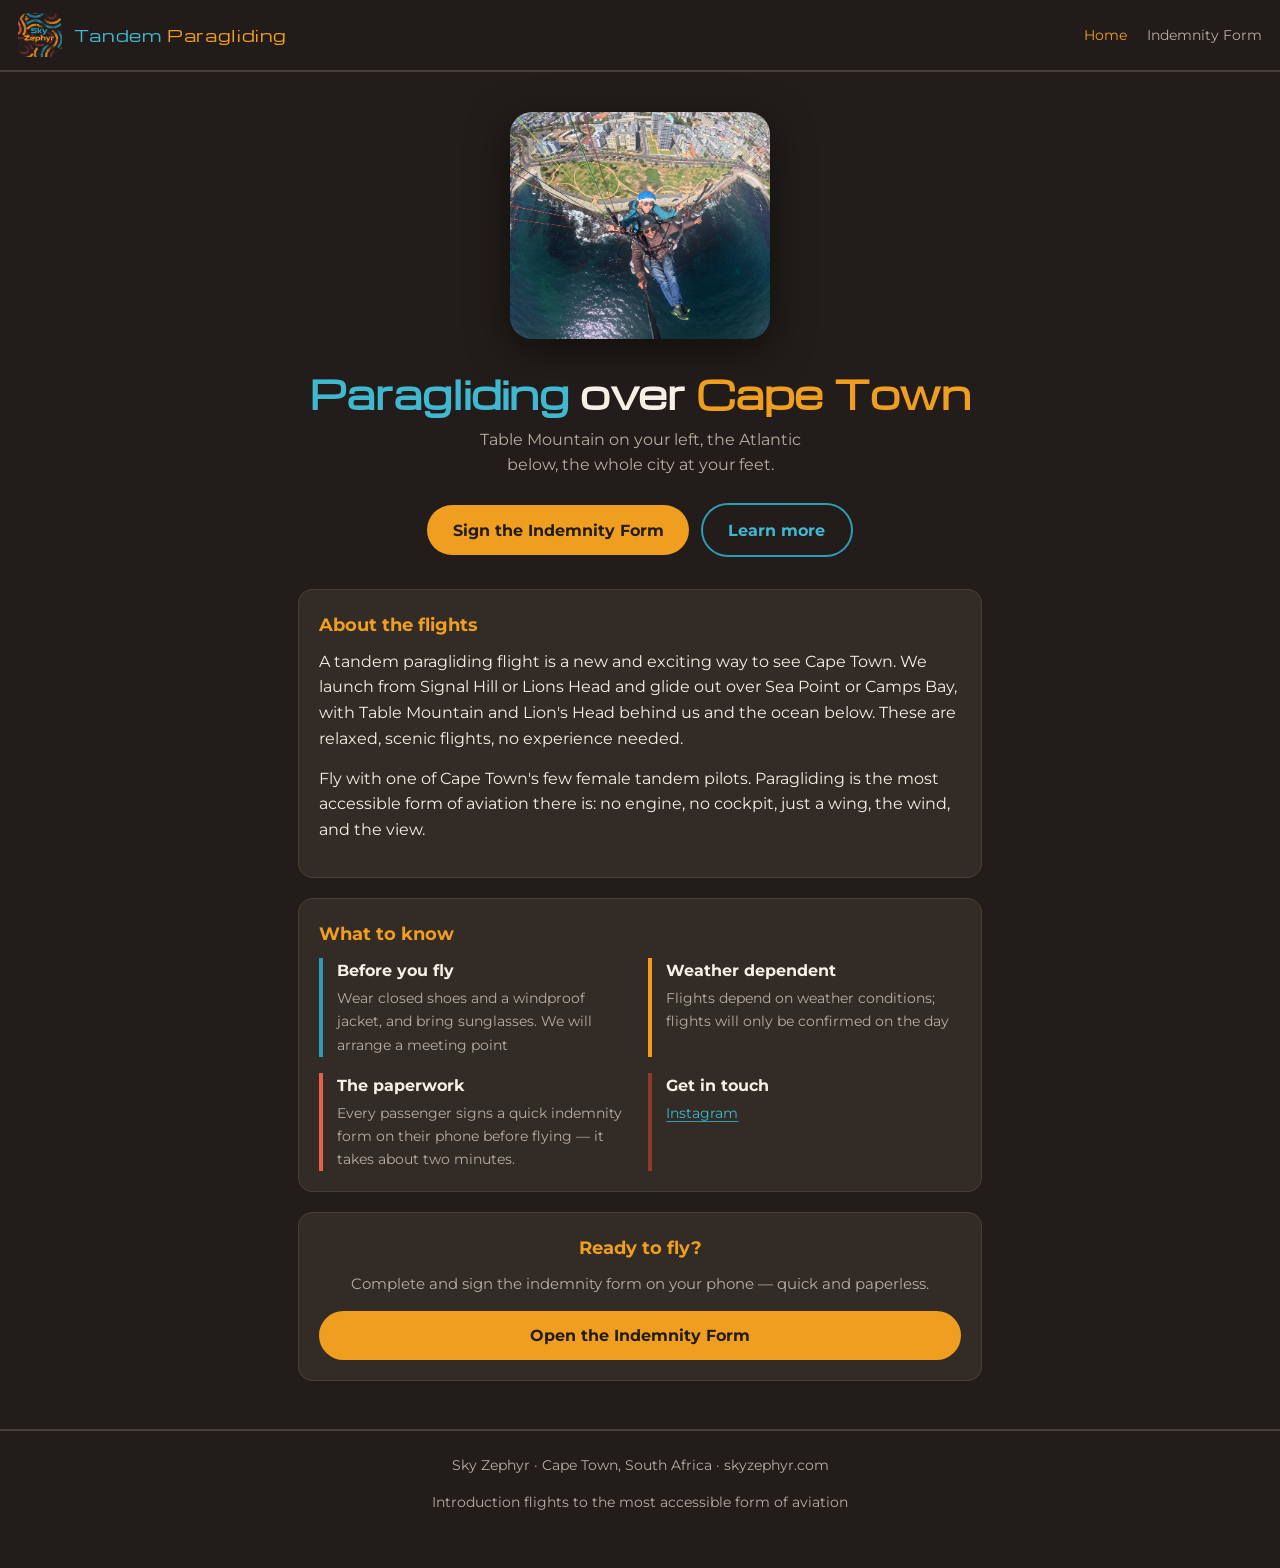
<file: index.html>
<!DOCTYPE html>
<html lang="en">
<head>
<meta charset="UTF-8">
<meta name="viewport" content="width=device-width, initial-scale=1.0">
<title>Sky Zephyr — Tandem Paragliding, Signal Hill, Cape Town</title>
<meta name="description" content="Tandem paragliding flights from Signal Hill, Cape Town with Sky Zephyr.">
<link rel="icon" href="assets/logo.png">
<link rel="preconnect" href="https://fonts.googleapis.com">
<link href="https://fonts.googleapis.com/css2?family=Michroma&family=Montserrat:wght@400;600;700&display=swap" rel="stylesheet">
<link rel="stylesheet" href="styles.css">
</head>
<body>

<header class="site">
  <img src="assets/logo.png" alt="Sky Zephyr logo">
  <div class="brand"><span class="sky">Tandem</span> <span class="zephyr">Paragliding</span></div>
  <nav>
    <a href="index.html" class="active">Home</a>
    <a href="indemnity.html">Indemnity&nbsp;Form</a>
  </nav>
</header>

<main class="wrap">

  <section class="hero">
    <img class="logo" src="assets/homepage.JPG" alt="Sky Zephyr">
    <h1><span class="accent-teal">Paragliding</span> over <span class="accent-orange">Cape Town</span></h1>
    <p class="tagline">Table Mountain on your left, the Atlantic below, the whole city at your feet.</p>
    <div class="cta-row">
      <a class="btn btn-primary" href="indemnity.html">Sign the Indemnity Form</a>
      <a class="btn btn-secondary" href="#about">Learn more</a>
    </div>
  </section>

  <section id="about" class="card">
    <h2>About the flights</h2>
    <p>A tandem paragliding flight is a new and exciting way to see Cape Town. We launch from Signal Hill or Lions Head and glide out over Sea Point or Camps Bay, with Table Mountain and Lion's Head behind us and the ocean below. These are relaxed, scenic flights, no experience needed.</p>
    <p>Fly with one of Cape Town's few female tandem pilots. Paragliding is the most accessible form of aviation there is: no engine, no cockpit, just a wing, the wind, and the view.</p>
  </section>

  <section class="card">
    <h2>What to know</h2>
    <div class="features">
      <div class="feature">
        <h3>Before you fly</h3>
        <p>Wear closed shoes and a windproof jacket, and bring sunglasses. We will arrange a meeting point</p>
      </div>
      <div class="feature">
        <h3>Weather dependent</h3>
        <p>Flights depend on weather conditions; flights will only be confirmed on the day</p>
      </div>
      <div class="feature">
        <h3>The paperwork</h3>
        <p>Every passenger signs a quick indemnity form on their phone before flying — it takes about two minutes.</p>
      </div>
      <div class="feature">
        <h3>Get in touch</h3>
        <p><a href="https://www.instagram.com/flyskyzephyr">Instagram</a></p>
      </div>
    </div>
  </section>

  <section class="card" style="text-align:center;">
    <h2>Ready to fly?</h2>
    <p class="form-intro">Complete and sign the indemnity form on your phone — quick and paperless.</p>
    <a class="btn btn-primary btn-block" href="indemnity.html">Open the Indemnity Form</a>
  </section>

</main>

<footer class="site">
  <p>Sky Zephyr · Cape Town, South Africa · skyzephyr.com</p>
  <p>Introduction flights to the most accessible form of aviation</p>
</footer>

</body>
</html>
</file>
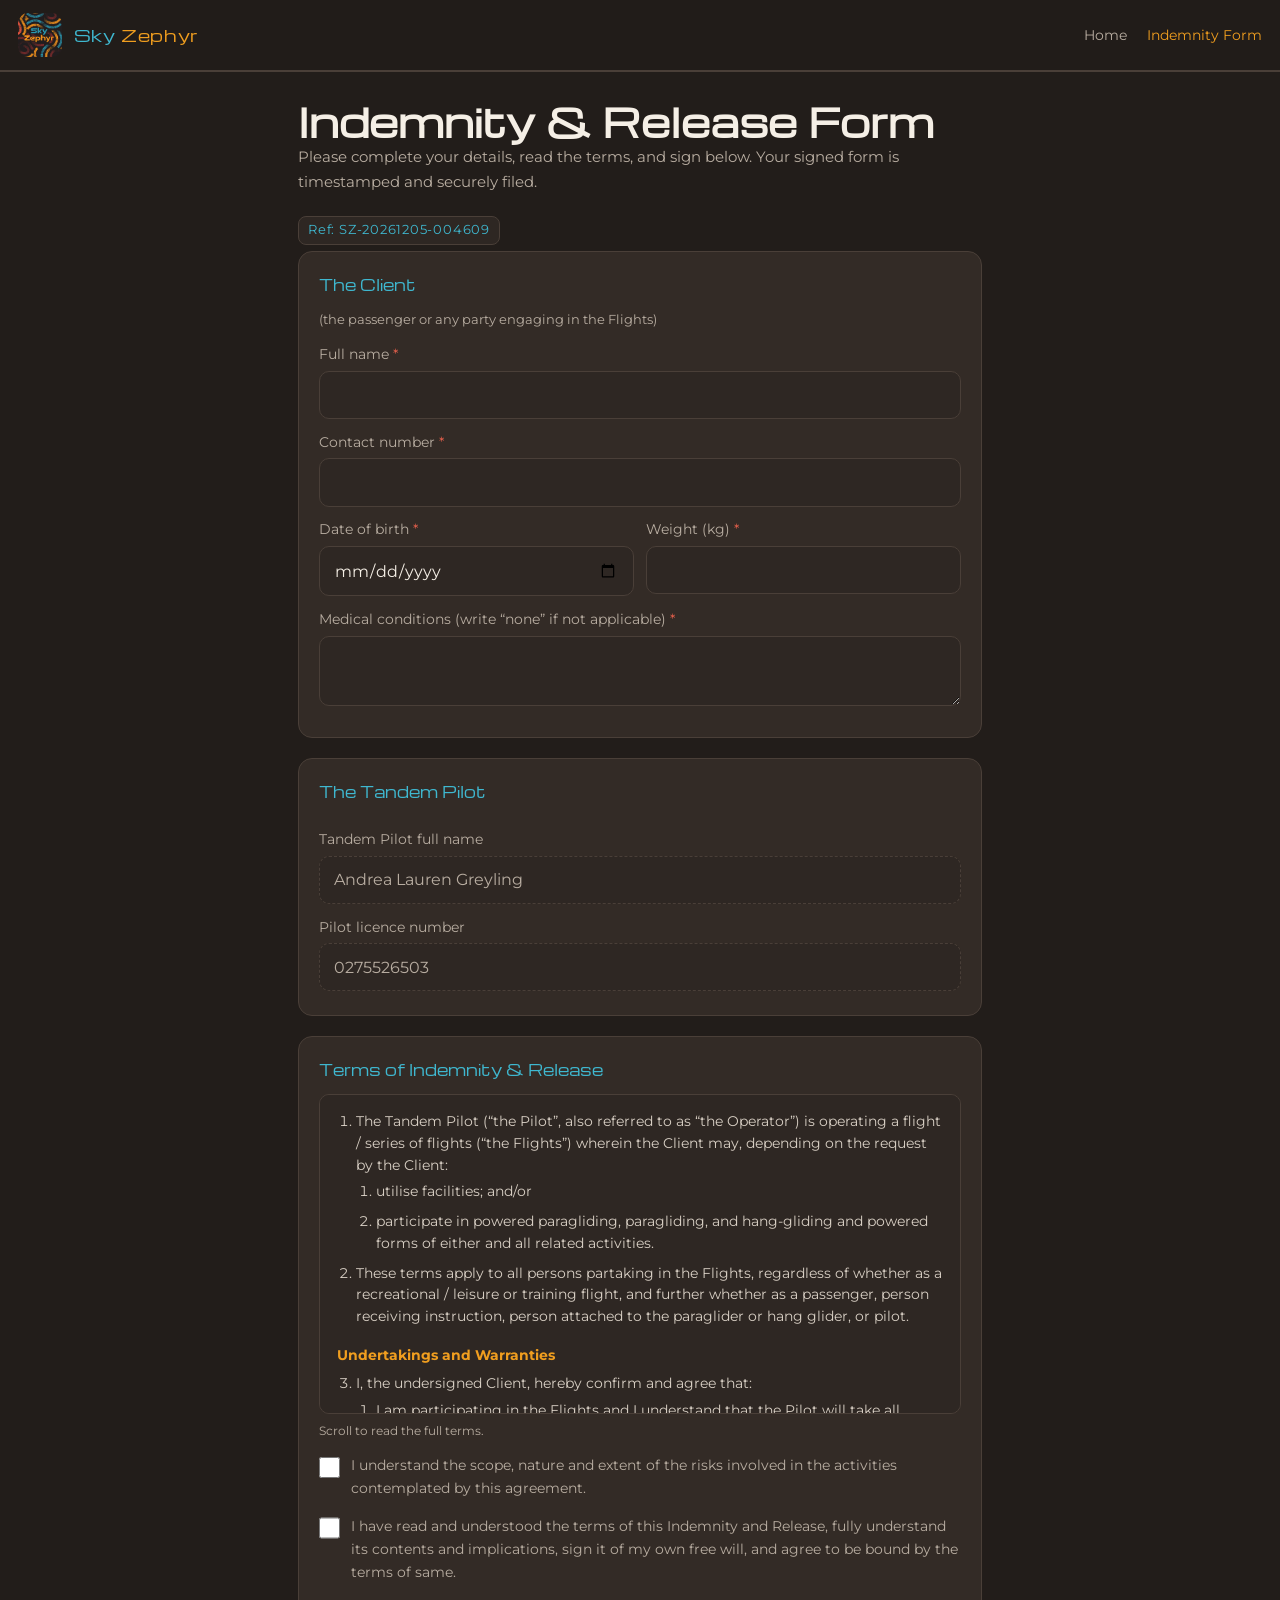
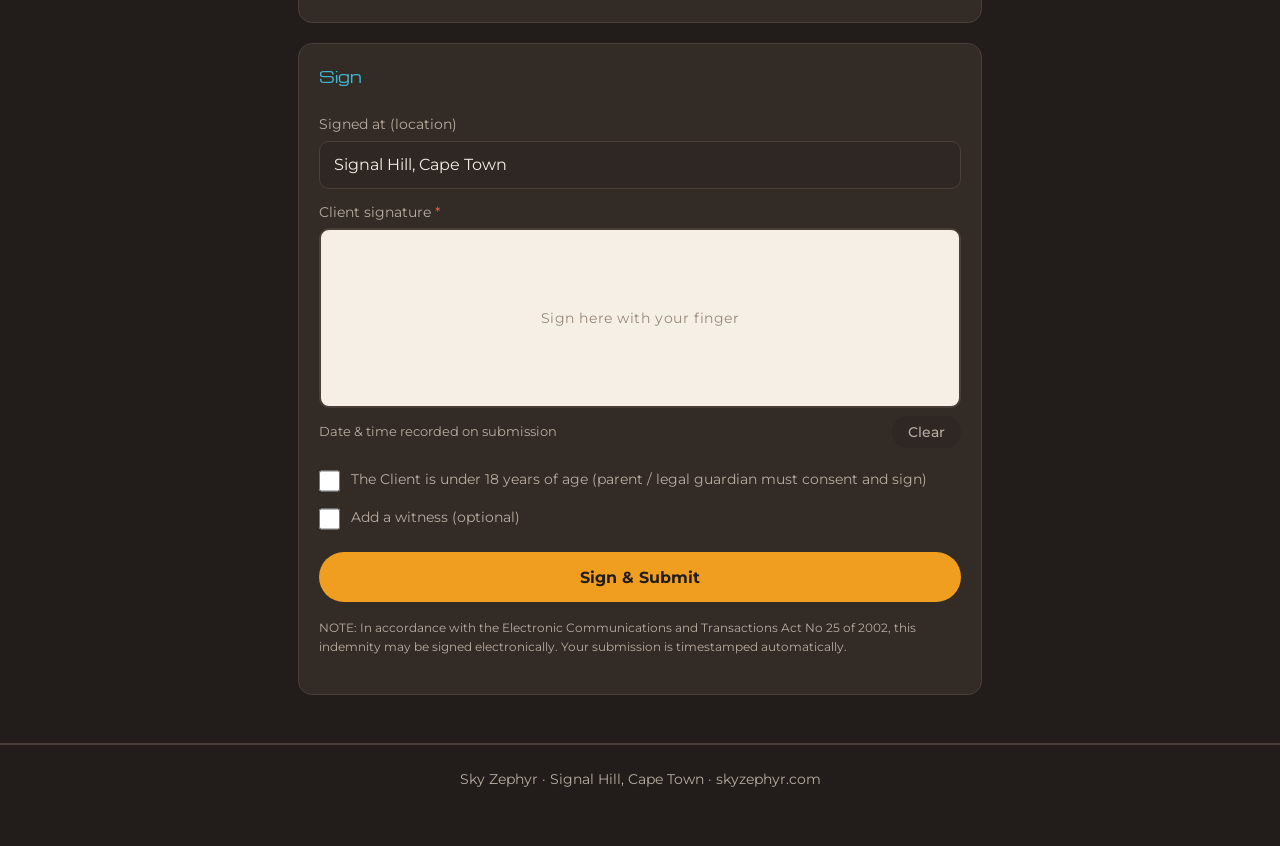
<file: indemnity.html>
<!DOCTYPE html>
<html lang="en">
<head>
<meta charset="UTF-8">
<meta name="viewport" content="width=device-width, initial-scale=1.0">
<title>Indemnity &amp; Release Form — Sky Zephyr</title>
<link rel="icon" href="assets/logo.png">
<link rel="preconnect" href="https://fonts.googleapis.com">
<link href="https://fonts.googleapis.com/css2?family=Michroma&family=Montserrat:wght@400;600;700&display=swap" rel="stylesheet">
<link rel="stylesheet" href="styles.css">
</head>
<body>

<header class="site">
  <img src="assets/logo.png" alt="Sky Zephyr logo">
  <div class="brand"><span class="sky">Sky</span> <span class="zephyr">Zephyr</span></div>
  <nav>
    <a href="index.html">Home</a>
    <a href="indemnity.html" class="active">Indemnity&nbsp;Form</a>
  </nav>
</header>

<main class="wrap">
  <div style="padding: 1.6rem 0 .4rem;">
    <h1>Indemnity &amp; Release Form</h1>
    <p class="form-intro">Please complete your details, read the terms, and sign below. Your signed form is timestamped and securely filed.</p>
    <span class="ref-badge" id="ref-badge">Ref: —</span>
  </div>

  <form id="indemnity-form" novalidate>

    <!-- CLIENT -->
    <div class="card">
      <fieldset>
        <legend>The Client</legend>
        <p class="form-intro" style="font-size:.8rem;">(the passenger or any party engaging in the Flights)</p>
        <label for="clientName">Full name <span class="req">*</span></label>
        <input type="text" id="clientName" name="clientName" autocomplete="name" required>

        <label for="clientPhone">Contact number <span class="req">*</span></label>
        <input type="tel" id="clientPhone" name="clientPhone" autocomplete="tel" inputmode="tel" required>

        <div class="grid-2">
          <div>
            <label for="clientDob">Date of birth <span class="req">*</span></label>
            <input type="date" id="clientDob" name="clientDob" required>
          </div>
          <div>
            <label for="clientWeight">Weight (kg) <span class="req">*</span></label>
            <input type="number" id="clientWeight" name="clientWeight" inputmode="numeric" min="1" max="200" required>
          </div>
        </div>

        <label for="clientMedical">Medical conditions (write “none” if not applicable) <span class="req">*</span></label>
        <textarea id="clientMedical" name="clientMedical" required></textarea>
      </fieldset>
    </div>

    <!-- PILOT -->
    <div class="card">
      <fieldset>
        <legend>The Tandem Pilot</legend>
        <label for="pilotName">Tandem Pilot full name</label>
        <input type="text" id="pilotName" value="Andrea Lauren Greyling" readonly>
        <label for="pilotLicence">Pilot licence number</label>
        <input type="text" id="pilotLicence" value="0275526503" readonly>
      </fieldset>
    </div>

    <!-- TERMS -->
    <div class="card">
      <fieldset>
        <legend>Terms of Indemnity &amp; Release</legend>
        <div class="terms" id="terms-box">
          <ol>
            <li>The Tandem Pilot (“the Pilot”, also referred to as “the Operator”) is operating a flight / series of flights (“the Flights”) wherein the Client may, depending on the request by the Client:
              <ol>
                <li>utilise facilities; and/or</li>
                <li>participate in powered paragliding, paragliding, and hang-gliding and powered forms of either and all related activities.</li>
              </ol>
            </li>
            <li>These terms apply to all persons partaking in the Flights, regardless of whether as a recreational / leisure or training flight, and further whether as a passenger, person receiving instruction, person attached to the paraglider or hang glider, or pilot.</li>
          </ol>

          <h3>Undertakings and Warranties</h3>
          <ol start="3">
            <li>I, the undersigned Client, hereby confirm and agree that:
              <ol>
                <li>I am participating in the Flights and I understand that the Pilot will take all reasonable safety precautions during the Flights. However, I understand that the Flights have inherent risks and dangers (including serious injury or death) that no amount of care, caution, instruction, or expertise can eliminate and are conducted in an environment which is controlled by natural elements.</li>
                <li>I acknowledge that there are inherent risks involved which are unknown to me and/or unforeseeable and that the risks and dangers are constantly changing and are numerous, and not limited to:
                  <ol>
                    <li>equipment failure;</li>
                    <li>changing and unpredictable weather conditions;</li>
                    <li>collisions with other paragliders;</li>
                    <li>pilot error; and</li>
                    <li>negligence of instructors, operators, and other participants.</li>
                  </ol>
                </li>
                <li>I voluntarily and freely choose to incur any and all such risks and dangers referred to above.</li>
                <li>I shall at all times comply with any reasonable command given in the interest of aviation safety and/or preventing harm to myself and others by the Pilot, the South African Hang Gliding and Paragliding Association (“SAHPA”), and/or the South African Civil Aviation Authority (“SACAA”).</li>
                <li>I understand that any Tandem flight that I undertake as a passenger will be for the purposes of training only and I have duly completed the first flight student and temporary SAHPA membership requirements.</li>
                <li>I am solely responsible for all baggage and personal effects whilst undertaking the Flights.</li>
                <li>I agree to make good all damages to, or loss of, equipment belonging to the Pilot resulting from my use of such equipment.</li>
                <li>The Pilot has made no representation or promise that I will be successful in learning the art of paragliding or hang gliding, to the point where I will be a safe pilot.</li>
              </ol>
            </li>
          </ol>

          <h3>Medical Provisions</h3>
          <ol start="4">
            <li>The Flights are strenuous physical and mental activities. Therefore, I warrant that I am mentally and physically fit and able to participate in the Flights, that I have not been instructed by a medical practitioner not to participate in the Flights and that I do not suffer from any pre-existing medical condition which would jeopardise my health and/or safety on the Flights.</li>
            <li>I am aware that my personal insurance or medical aid may be void or voidable unless I notify the applicable insurer of my intention to participate in the Flights in any capacity.</li>
            <li>I warrant that I have adequate private medical insurance in the event of an incident while on and/or travelling to the Flights or acknowledge that I hereby waived the necessity for private medical insurance.</li>
            <li>I authorise the Pilot and her agents to call for medical care for me or to transport me to a medical facility or hospital if, in the opinion of such personnel, medical attention is needed. I agree that upon my transport to any such medical facility or hospital that none of the aforementioned people shall have any further responsibility for me.</li>
            <li>Further, I agree to pay all costs associated with such medical care and related transportation provided for me and shall indemnify and hold harmless the Pilot and her agents of and from any costs incurred therein.</li>
          </ol>

          <h3>Exclusion of Liability</h3>
          <ol start="9">
            <li>I, the undersigned Client, my heirs, executors, administrators or assigns or the participants or my estate hereby, now and in the future, unconditionally indemnify, hold harmless and release SAHPA, the Pilot, their heirs, executors, administrators or assigns, and any landowners on whose premises the Flights depart, transit over and arrive on from any and all liability, claims, actions, and causes of action, whatsoever, arising out of any damage, loss, inclusive of my personal injury, my bodily injury, my death, and any damage to my property and/or any other personal or financial injury or loss.</li>
            <li>The exclusion of liability above applies while upon the premises or in or around aircraft, motor units, paragliders, hang gliders, tow launch systems of any type, harnesses, or other vehicle, whether stopped or in motion, while participating in recreational flying, private flying, demonstrations, training, paragliding flights, tandem paragliding or paraglider towing, hang gliding, hang glider towing, powered forms of either or any other activity, directly, or indirectly, contemplated by this agreement, including all associated activities, for example transportation, whether such loss, damage or injury results from the negligence or gross negligence, either active or passive, of any of the aforementioned people or entities.</li>
            <li>Furthermore, I declare that if, as a result of my negligence or wilful misconduct, anyone suffers personal injury, death or financial injury, I hereby indemnify the Pilot for any damages she may suffer as a result of defending any action brought against her or being liable to any third person in connection with my aforesaid act or omission.</li>
          </ol>

          <h3>Governing Law</h3>
          <ol start="12">
            <li>This Agreement will in all aspects be governed by and construed under the laws of the Republic of South Africa.</li>
            <li>Subject to the provisions of this Indemnity, the parties hereto hereby consent and submit to the non-exclusive jurisdiction of the Magistrate’s Court in the Republic of South Africa having jurisdiction in respect of the Client over any dispute arising from or in connection with this Agreement.</li>
          </ol>
        </div>
        <p class="terms-hint">Scroll to read the full terms.</p>

        <label class="checkline">
          <input type="checkbox" id="ack1" required>
          <span>I understand the scope, nature and extent of the risks involved in the activities contemplated by this agreement.</span>
        </label>
        <label class="checkline">
          <input type="checkbox" id="ack2" required>
          <span>I have read and understood the terms of this Indemnity and Release, fully understand its contents and implications, sign it of my own free will, and agree to be bound by the terms of same.</span>
        </label>
      </fieldset>
    </div>

    <!-- SIGNING -->
    <div class="card">
      <fieldset>
        <legend>Sign</legend>

        <label for="signedAt">Signed at (location)</label>
        <input type="text" id="signedAt" name="signedAt" value="Signal Hill, Cape Town">

        <label>Client signature <span class="req">*</span></label>
        <div class="sig-wrap">
          <canvas class="sigpad" id="sig-client"></canvas>
          <div class="sig-hint" id="hint-client">Sign here with your finger</div>
        </div>
        <div class="sig-tools">
          <span class="timestamp-note" id="ts-note">Date &amp; time recorded on submission</span>
          <button type="button" class="btn btn-ghost" data-clear="sig-client">Clear</button>
        </div>

        <!-- Under 18 -->
        <div class="toggle-section" style="margin-top:1.2rem;">
          <label class="checkline">
            <input type="checkbox" id="isMinor">
            <span>The Client is under 18 years of age (parent / legal guardian must consent and sign)</span>
          </label>
          <div id="guardian-section" class="hidden">
            <label for="guardianName">Parent / legal guardian full name (warrants that s/he is duly authorised thereto) <span class="req">*</span></label>
            <input type="text" id="guardianName">
            <label>Parent / legal guardian signature <span class="req">*</span></label>
            <div class="sig-wrap">
              <canvas class="sigpad" id="sig-guardian"></canvas>
              <div class="sig-hint" id="hint-guardian">Guardian signs here</div>
            </div>
            <div class="sig-tools">
              <span></span>
              <button type="button" class="btn btn-ghost" data-clear="sig-guardian">Clear</button>
            </div>
          </div>
        </div>

        <!-- Witness (optional) -->
        <div class="toggle-section" style="margin-top:.4rem;">
          <label class="checkline">
            <input type="checkbox" id="hasWitness">
            <span>Add a witness (optional)</span>
          </label>
          <div id="witness-section" class="hidden">
            <label for="witnessName">Witness full name</label>
            <input type="text" id="witnessName">
            <label>Witness signature</label>
            <div class="sig-wrap">
              <canvas class="sigpad" id="sig-witness"></canvas>
              <div class="sig-hint" id="hint-witness">Witness signs here</div>
            </div>
            <div class="sig-tools">
              <span></span>
              <button type="button" class="btn btn-ghost" data-clear="sig-witness">Clear</button>
            </div>
          </div>
        </div>

        <button type="submit" class="btn btn-primary btn-block" id="submit-btn" style="margin-top:1.4rem;">Sign &amp; Submit</button>
        <div id="status-msg"></div>

        <p class="legal-note">NOTE: In accordance with the Electronic Communications and Transactions Act No 25 of 2002, this indemnity may be signed electronically. Your submission is timestamped automatically.</p>
      </fieldset>
    </div>
  </form>
</main>

<footer class="site">
  <p>Sky Zephyr · Signal Hill, Cape Town · skyzephyr.com</p>
</footer>

<script>
/* ================= CONFIG ================= */
/* Paste your Google Apps Script Web App URL between the quotes (see README.md) */
const APPS_SCRIPT_URL = "https://script.google.com/macros/s/AKfycby2rnwkm92nS-CXE4LyYtNTEm9Lw3b4Pgzm3LSuBMAmvRMlTbfBt7x8uatlBrfJcm_7pQ/exec";
/* ========================================== */

/* --- Form reference number --- */
const now0 = new Date();
const pad = n => String(n).padStart(2, "0");
const refNo = `SZ-${now0.getFullYear()}${pad(now0.getMonth()+1)}${pad(now0.getDate())}-${pad(now0.getHours())}${pad(now0.getMinutes())}${pad(now0.getSeconds())}`;
document.getElementById("ref-badge").textContent = "Ref: " + refNo;

/* --- Signature pads --- */
class SigPad {
  constructor(canvas, hint) {
    this.c = canvas; this.hint = hint;
    this.ctx = canvas.getContext("2d");
    this.dirty = false; this.drawing = false;
    this.resize();
    new ResizeObserver(() => this.resize()).observe(canvas);
    canvas.addEventListener("pointerdown", e => this.start(e));
    canvas.addEventListener("pointermove", e => this.move(e));
    window.addEventListener("pointerup", () => this.drawing = false);
  }
  resize() {
    const r = this.c.getBoundingClientRect();
    if (r.width === 0) return;
    const dpr = window.devicePixelRatio || 1;
    // preserve current drawing
    const prev = this.dirty ? this.c.toDataURL() : null;
    this.c.width = r.width * dpr; this.c.height = r.height * dpr;
    this.ctx.scale(dpr, dpr);
    this.ctx.lineWidth = 2.2; this.ctx.lineCap = "round"; this.ctx.lineJoin = "round";
    this.ctx.strokeStyle = "#221d1a";
    if (prev) { const img = new Image(); img.onload = () => this.ctx.drawImage(img, 0, 0, r.width, r.height); img.src = prev; }
  }
  pos(e) { const r = this.c.getBoundingClientRect(); return [e.clientX - r.left, e.clientY - r.top]; }
  start(e) {
    e.preventDefault(); this.c.setPointerCapture(e.pointerId);
    this.drawing = true; this.dirty = true;
    if (this.hint) this.hint.style.display = "none";
    const [x, y] = this.pos(e);
    this.ctx.beginPath(); this.ctx.moveTo(x, y); this.ctx.lineTo(x + .1, y + .1); this.ctx.stroke();
  }
  move(e) {
    if (!this.drawing) return; e.preventDefault();
    const [x, y] = this.pos(e); this.ctx.lineTo(x, y); this.ctx.stroke();
  }
  clear() {
    this.ctx.save(); this.ctx.setTransform(1,0,0,1,0,0);
    this.ctx.clearRect(0, 0, this.c.width, this.c.height); this.ctx.restore();
    this.dirty = false; if (this.hint) this.hint.style.display = "flex";
  }
  dataURL() { return this.c.toDataURL("image/png"); }
}

const pads = {
  "sig-client":  new SigPad(document.getElementById("sig-client"),  document.getElementById("hint-client")),
  "sig-guardian": new SigPad(document.getElementById("sig-guardian"), document.getElementById("hint-guardian")),
  "sig-witness": new SigPad(document.getElementById("sig-witness"), document.getElementById("hint-witness")),
};
document.querySelectorAll("[data-clear]").forEach(b =>
  b.addEventListener("click", () => pads[b.dataset.clear].clear()));

/* --- Toggle sections --- */
const toggle = (chk, sec) => document.getElementById(chk).addEventListener("change", e =>
  document.getElementById(sec).classList.toggle("hidden", !e.target.checked));
toggle("isMinor", "guardian-section");
toggle("hasWitness", "witness-section");

/* --- Submit --- */
const form = document.getElementById("indemnity-form");
const msg = document.getElementById("status-msg");
const btn = document.getElementById("submit-btn");

function fail(text) { msg.className = "err"; msg.textContent = text; btn.disabled = false; btn.textContent = "Sign & Submit"; }

form.addEventListener("submit", async e => {
  e.preventDefault();
  msg.className = ""; msg.textContent = "";

  if (!form.checkValidity()) { form.reportValidity(); return; }
  if (!pads["sig-client"].dirty) return fail("Please sign in the client signature box.");
  const isMinor = document.getElementById("isMinor").checked;
  if (isMinor && (!document.getElementById("guardianName").value.trim() || !pads["sig-guardian"].dirty))
    return fail("Please add the parent/guardian name and signature.");

  btn.disabled = true; btn.textContent = "Submitting…";

  const ts = new Date();
  const payload = {
    ref: refNo,
    timestampISO: ts.toISOString(),
    timestampLocal: ts.toLocaleString("en-ZA", { dateStyle: "full", timeStyle: "long" }),
    signedAt: document.getElementById("signedAt").value.trim() || "Signal Hill, Cape Town",
    client: {
      fullName: document.getElementById("clientName").value.trim(),
      contactNumber: document.getElementById("clientPhone").value.trim(),
      dateOfBirth: document.getElementById("clientDob").value,
      weightKg: document.getElementById("clientWeight").value,
      medicalConditions: document.getElementById("clientMedical").value.trim(),
    },
    pilot: {
      fullName: document.getElementById("pilotName").value,
      idNumber: document.getElementById("pilotId").value,
      licenceNumber: document.getElementById("pilotLicence").value,
    },
    guardian: isMinor ? { fullName: document.getElementById("guardianName").value.trim(), signature: pads["sig-guardian"].dataURL() } : null,
    witness: document.getElementById("hasWitness").checked && document.getElementById("witnessName").value.trim()
      ? { fullName: document.getElementById("witnessName").value.trim(), signature: pads["sig-witness"].dirty ? pads["sig-witness"].dataURL() : null } : null,
    clientSignature: pads["sig-client"].dataURL(),
    acknowledgements: ["risk scope understood", "terms read and accepted"],
  };

  if (!APPS_SCRIPT_URL) return fail("Submission endpoint not configured yet. Please tell the pilot (site owner) to set APPS_SCRIPT_URL — see README.md.");

  try {
    const res = await fetch(APPS_SCRIPT_URL, {
      method: "POST",
      headers: { "Content-Type": "text/plain;charset=utf-8" }, // avoids CORS preflight for Apps Script
      body: JSON.stringify(payload),
    });
    const out = await res.json().catch(() => ({}));
    if (!res.ok || out.status === "error") throw new Error(out.message || "Server error");
    msg.className = "ok";
    msg.innerHTML = `✔ Signed and submitted successfully.<br>Reference: <strong>${refNo}</strong><br>Timestamp: ${payload.timestampLocal}`;
    btn.textContent = "Submitted ✔";
    form.querySelectorAll("input, textarea, button").forEach(el => { if (el !== btn) el.disabled = true; });
  } catch (err) {
    fail("Could not submit — please check your connection and try again. (" + err.message + ")");
  }
});
</script>

</body>
</html>
</file>
<file: styles.css>
/* Sky Zephyr — shared styles (mobile-first) */
:root {
  --bg: #221d1a;
  --bg-soft: #2e2723;
  --card: #332b26;
  --teal: #2e9db4;
  --teal-bright: #3fb8d0;
  --orange: #f09e1f;
  --coral: #e8604c;
  --rust: #8c3a2b;
  --cream: #f5efe6;
  --muted: #b8ada1;
  --line: #4a3f38;
  --radius: 14px;
}

* { box-sizing: border-box; margin: 0; padding: 0; }
html { -webkit-text-size-adjust: 100%; }

body {
  background: var(--bg);
  color: var(--cream);
  font-family: "Montserrat", -apple-system, "Segoe UI", Roboto, sans-serif;
  line-height: 1.6;
  min-height: 100vh;
}

.wrap { max-width: 720px; margin: 0 auto; padding: 0 1.1rem; }

/* Header */
header.site {
  display: flex; align-items: center; gap: .75rem;
  padding: .8rem 1.1rem;
  border-bottom: 2px solid var(--line);
  position: sticky; top: 0; background: rgba(34,29,26,.95);
  backdrop-filter: blur(6px); z-index: 10;
}
header.site img { width: 44px; height: 44px; border-radius: 10px; }
header.site .brand { font-family: "Michroma", "Montserrat", sans-serif; font-size: 1rem; letter-spacing: .04em; }
header.site .brand .sky { color: var(--teal-bright); }
header.site .brand .zephyr { color: var(--orange); }
header.site nav { margin-left: auto; }
header.site nav a { color: var(--muted); text-decoration: none; font-size: .85rem; margin-left: 1rem; }
header.site nav a:hover, header.site nav a.active { color: var(--orange); }

/* Typography */
h1 { font-family: "Michroma", "Montserrat", sans-serif; font-size: clamp(1.5rem, 6vw, 2.4rem); line-height: 1.25; }
h2 { color: var(--orange); font-size: 1.15rem; margin-bottom: .6rem; }
p  { margin-bottom: .9rem; }
.accent-teal { color: var(--teal-bright); }
.accent-orange { color: var(--orange); }

/* Text hyperlinks */
main a:not(.btn) {
  color: var(--teal-bright);
  text-decoration: underline;
  text-decoration-color: var(--teal);
  text-underline-offset: 3px;
}
main a:not(.btn):hover {
  color: var(--orange);
  text-decoration-color: var(--orange);
}

/* Buttons */
.btn {
  display: inline-block; border: none; cursor: pointer;
  font: 700 1rem "Montserrat", sans-serif;
  padding: .95rem 1.6rem; border-radius: 999px;
  text-decoration: none; text-align: center;
  transition: transform .1s ease, filter .15s ease;
  -webkit-tap-highlight-color: transparent;
}
.btn:active { transform: scale(.97); }
.btn-primary { background: var(--orange); color: #221d1a; }
.btn-primary:hover { filter: brightness(1.08); }
.btn-secondary { background: transparent; color: var(--teal-bright); border: 2px solid var(--teal); }
.btn-ghost { background: var(--bg-soft); color: var(--muted); font-weight: 500; padding: .5rem 1rem; font-size: .85rem; }
.btn-block { display: block; width: 100%; }

/* Cards & sections */
.card {
  background: var(--card); border: 1px solid var(--line);
  border-radius: var(--radius); padding: 1.25rem; margin-bottom: 1.25rem;
}
footer.site {
  border-top: 2px solid var(--line); margin-top: 3rem;
  padding: 1.5rem 1.1rem 2.5rem; text-align: center;
  color: var(--muted); font-size: .85rem;
}

/* ---------- Homepage ---------- */
.hero { text-align: center; padding: 2.5rem 0 2rem; }
.hero img.logo { width: min(62vw, 260px); border-radius: 22px; box-shadow: 0 12px 40px rgba(0,0,0,.5); }
.hero h1 { margin: 1.4rem 0 .6rem; }
.hero .tagline { color: var(--muted); max-width: 34ch; margin: 0 auto 1.6rem; }
.hero .cta-row { display: flex; flex-direction: column; gap: .7rem; align-items: center; }
@media (min-width: 480px) { .hero .cta-row { flex-direction: row; justify-content: center; } }

.placeholder-img {
  width: 100%; aspect-ratio: 16/10; border-radius: var(--radius);
  border: 2px dashed var(--line);
  background:
    linear-gradient(135deg, rgba(46,157,180,.18), rgba(240,158,31,.14) 55%, rgba(232,96,76,.16));
  display: flex; align-items: center; justify-content: center;
  color: var(--muted); font-size: .85rem; letter-spacing: .05em; text-transform: uppercase;
  margin-bottom: 1.25rem;
}

.features { display: grid; gap: 1rem; }
@media (min-width: 560px) { .features { grid-template-columns: 1fr 1fr; } }
.feature { border-left: 4px solid var(--teal); padding-left: .9rem; }
.feature:nth-child(2) { border-color: var(--orange); }
.feature:nth-child(3) { border-color: var(--coral); }
.feature:nth-child(4) { border-color: var(--rust); }
.feature h3 { font-size: 1rem; margin-bottom: .25rem; }
.feature p { color: var(--muted); font-size: .9rem; margin: 0; }

/* ---------- Form ---------- */
.form-intro { color: var(--muted); font-size: .95rem; }
.ref-badge {
  display: inline-block; background: var(--bg-soft); border: 1px solid var(--line);
  color: var(--teal-bright); border-radius: 8px; padding: .2rem .6rem;
  font-size: .8rem; letter-spacing: .06em; margin-top: .5rem;
}

fieldset { border: none; margin-bottom: .25rem; }
legend {
  font-family: "Michroma", "Montserrat", sans-serif; font-size: .95rem;
  color: var(--teal-bright); margin-bottom: .8rem;
}
label { display: block; font-size: .85rem; color: var(--muted); margin: .8rem 0 .3rem; }
label .req { color: var(--coral); }

input[type=text], input[type=tel], input[type=date], input[type=number], textarea {
  width: 100%; padding: .85rem .9rem; font-size: 1rem;
  background: var(--bg-soft); color: var(--cream);
  border: 1.5px solid var(--line); border-radius: 10px;
  font-family: inherit;
}
input:focus, textarea:focus { outline: none; border-color: var(--teal); }
input[readonly] { color: var(--muted); border-style: dashed; }
textarea { min-height: 70px; resize: vertical; }
.grid-2 { display: grid; grid-template-columns: 1fr 1fr; gap: .8rem; }

.terms {
  max-height: 320px; overflow-y: auto; font-size: .85rem; color: #d8cfc4;
  background: var(--bg-soft); border: 1px solid var(--line);
  border-radius: 10px; padding: 1rem 1.1rem;
  -webkit-overflow-scrolling: touch;
}
.terms h3 { color: var(--orange); font-size: .9rem; margin: 1rem 0 .4rem; }
.terms h3:first-child { margin-top: 0; }
.terms ol { padding-left: 1.2rem; }
.terms ol ol { margin: .3rem 0; }
.terms li { margin-bottom: .5rem; }
.terms-hint { font-size: .75rem; color: var(--muted); margin-top: .4rem; }

.checkline { display: flex; gap: .7rem; align-items: flex-start; margin: .9rem 0; cursor: pointer; }
.checkline input { width: 1.35rem; height: 1.35rem; flex-shrink: 0; margin-top: .15rem; accent-color: var(--orange); }
.checkline span { font-size: .9rem; }

.sig-wrap { position: relative; }
canvas.sigpad {
  width: 100%; height: 180px; touch-action: none; display: block;
  background: #f5efe6; border-radius: 10px; border: 2px solid var(--line);
}
.sig-hint {
  position: absolute; inset: 0; display: flex; align-items: center; justify-content: center;
  color: #99887a; font-size: .9rem; pointer-events: none; letter-spacing: .04em;
}
.sig-tools { display: flex; justify-content: space-between; align-items: center; margin-top: .5rem; }
.timestamp-note { font-size: .8rem; color: var(--muted); }

.toggle-section > .checkline { margin-bottom: 0; }
.hidden { display: none !important; }

#status-msg { border-radius: 10px; padding: 1rem; margin-top: 1rem; font-size: .95rem; display: none; }
#status-msg.ok { display: block; background: rgba(46,157,180,.15); border: 1px solid var(--teal); color: var(--teal-bright); }
#status-msg.err { display: block; background: rgba(232,96,76,.15); border: 1px solid var(--coral); color: #f0a396; }

.legal-note { font-size: .75rem; color: var(--muted); margin-top: 1rem; }
</file>
